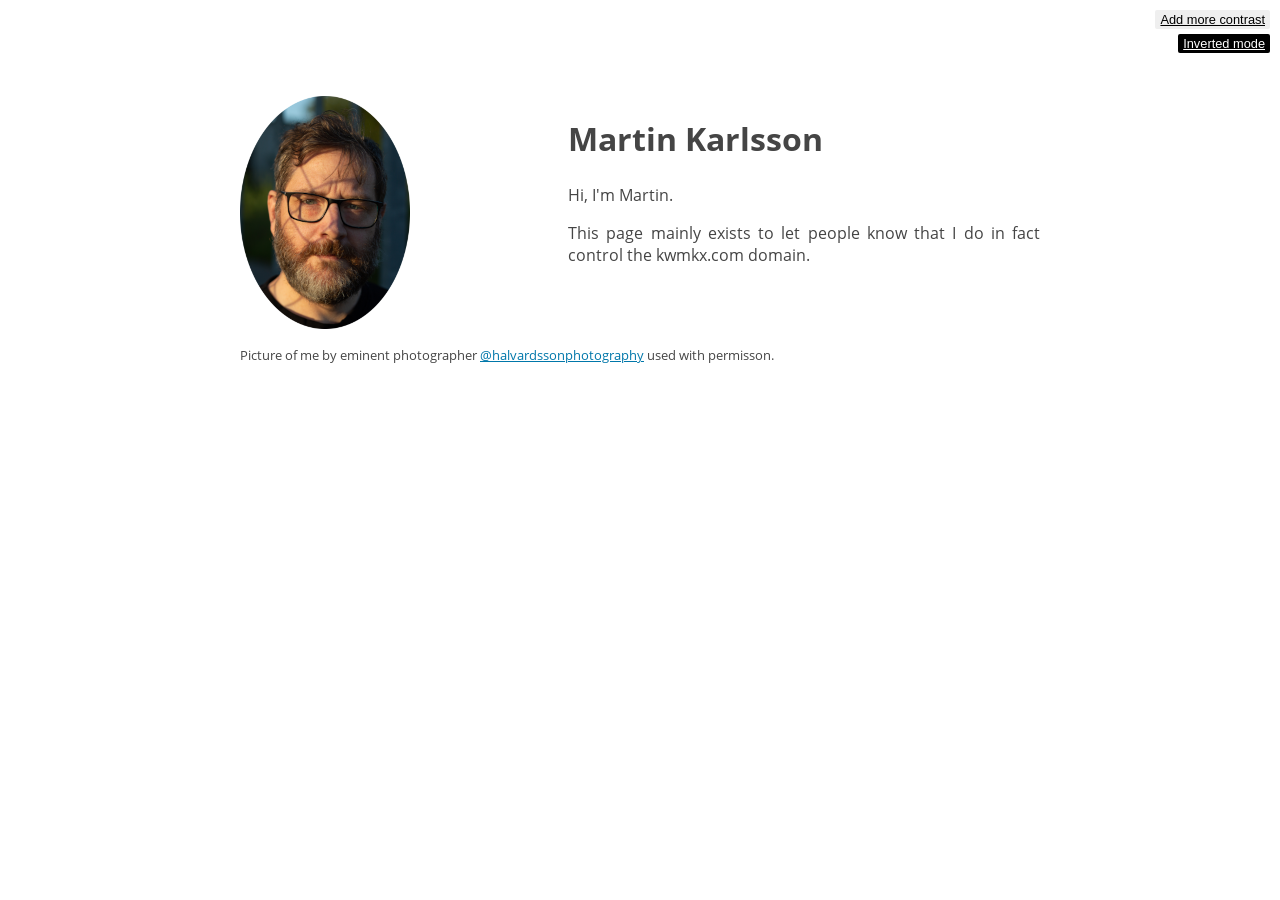
<file: index.html>
<!DOCTYPE html>
<!-- Based on https://github.com/denysvitali/thebestmotherfuckingwebsite by Denys Vitali and contributors.-->
<html lang="en">
  <head>
    <title>Martin Karlsson's Website</title>
    <meta charset="utf-8">
    <meta name="theme-color" content="#ffffff">
    <meta name="robots" content="noodp">
    <meta name="author" content="Martin Karlsson">
    <link rel="canonical" href="http://www.kwmkx.com">
    <meta name="viewport" content="width=device-width, initial-scale=1.0">
    <meta name="description" content="Martin Karlsson's Website">
    <link rel="stylesheet" type="text/css" href="/main.css">
    <link rel="stylesheet" type="text/css" href="/9ed671bb58cf213bf22a4821fb067e3d.css">
    <!-- Icons -->
    <link rel="apple-touch-icon" sizes="180x180" href="/static/apple-touch-icon.png">
    <link rel="icon" type="image/png" sizes="32x32" href="/static/favicon-32x32.png">
    <link rel="icon" type="image/png" sizes="16x16" href="/static/favicon-16x16.png">
    <link rel="manifest" href="/static/site.webmanifest">
  </head>
  <body>
    <div class="fancyPositioning">
      <div class="picture-left">
        <img id="martin-pic" src="/static/8d54ad2ac41c9d398b89633097e7b20f.png" title="Martin" alt="Martin looking at you, with unkempt hair and the sun in his face">
      </div>
      <div class="tcenter">
        <header>
          <h1>Martin Karlsson</h1>
        </header>
        <main>
          <p>Hi, I'm Martin.</p>
          <p>This page mainly exists to let people know that I do in fact control the kwmkx.com domain.</p>
        </main>
      </div>
    </div>
    <footer>
      <p class="smaller">Picture of me by <span class="colored" id="rbw">eminent</span> photographer <a href="https://www.instagram.com/halvardssonphotography/">@halvardssonphotography</a> used with permisson.</p>
    </footer>
    <script src="/main.js" type="text/javascript"></script>
    <script src="/js/jquery-3.5.1.min.js" type="text/javascript"></script>
  </body>
</html>
</file>
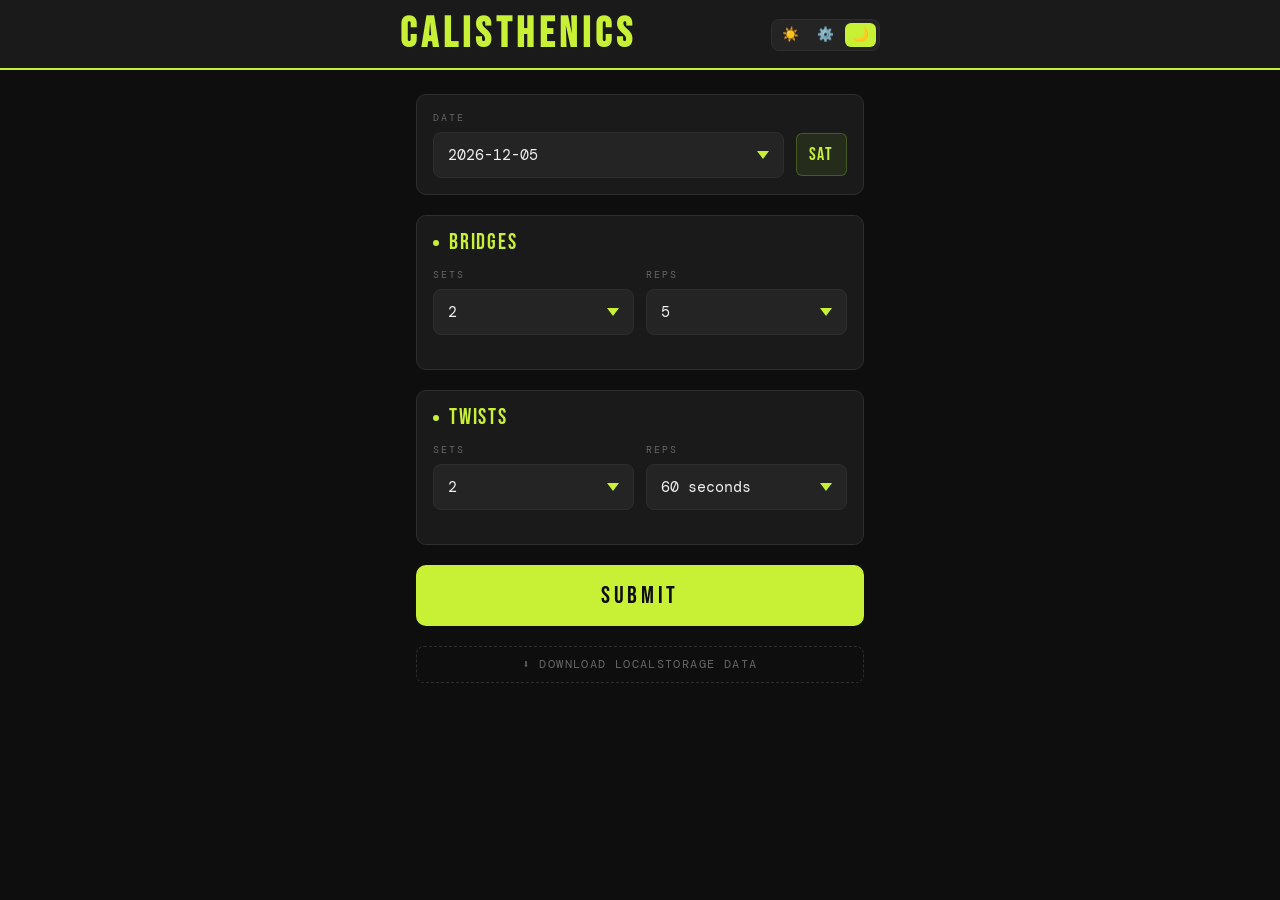
<file: calisthenics.html>
<!DOCTYPE html>
<html lang="en" data-theme="dark">
<head>
<meta charset="UTF-8">
<meta name="viewport" content="width=device-width, initial-scale=1.0, maximum-scale=1.0">
<title>Calisthenics</title>
<link href="https://fonts.googleapis.com/css2?family=Bebas+Neue&family=DM+Mono:wght@400;500&display=swap" rel="stylesheet">
<style>
  /* ── Theme tokens ───────────────────────────────────────────────────────── */

  :root {
    --radius: 10px;
  }

  /* Dark theme (default) */
  [data-theme="dark"] {
    --bg:           #0e0e0e;
    --surface:      #1a1a1a;
    --surface2:     #242424;
    --border:       #2e2e2e;
    --accent:       #c8f135;
    --accent-dim:   #a0c020;
    --accent-text:  #0e0e0e;
    --text:         #f0f0f0;
    --muted:        #666;
    --disabled-bg:  #151515;
    --disabled-text:#333;
    --disabled-border:#1e1e1e;
    --chevron:      %23c8f135;   /* URL-encoded accent for SVG */
    --chevron-off:  %23333;
    --sunday-color: #c0392b;
  }

  /* Light theme */
  [data-theme="light"] {
    --bg:           #f0f2ee;
    --surface:      #ffffff;
    --surface2:     #f5f7f2;
    --border:       #d8ddd0;
    --accent:       #4a7c1f;
    --accent-dim:   #3a6218;
    --accent-text:  #ffffff;
    --text:         #1a2210;
    --muted:        #7a8870;
    --disabled-bg:  #eceee9;
    --disabled-text:#b0b8a8;
    --disabled-border:#dde0d8;
    --chevron:      %234a7c1f;
    --chevron-off:  %23b0b8a8;
    --sunday-color: #b83030;
  }

  /* ── Reset & base ───────────────────────────────────────────────────────── */

  * { box-sizing: border-box; margin: 0; padding: 0; }

  body {
    background: var(--bg);
    color: var(--text);
    font-family: 'DM Mono', monospace;
    min-height: 100vh;
    display: flex;
    flex-direction: column;
    align-items: center;
    padding: 0 0 40px 0;
    transition: background 0.2s, color 0.2s;
  }

  /* ── Header ─────────────────────────────────────────────────────────────── */

  header {
    width: 100%;
    background: var(--surface);
    border-bottom: 2px solid var(--accent);
    padding: 14px 16px 12px;
    position: sticky;
    top: 0;
    z-index: 10;
    transition: background 0.2s, border-color 0.2s;
  }

  .header-inner {
    display: flex;
    align-items: center;
    justify-content: space-between;
    max-width: 480px;
    margin: 0 auto;
  }

  h1 {
    font-family: 'Bebas Neue', sans-serif;
    font-size: 2.6rem;
    letter-spacing: 0.12em;
    color: var(--accent);
    line-height: 1;
  }

  /* ── Theme switcher ─────────────────────────────────────────────────────── */

  .theme-switcher {
    display: flex;
    gap: 4px;
    background: var(--surface2);
    border: 1px solid var(--border);
    border-radius: 8px;
    padding: 3px;
  }

  .theme-btn {
    background: none;
    border: none;
    border-radius: 6px;
    padding: 5px 7px;
    cursor: pointer;
    font-size: 0.85rem;
    color: var(--muted);
    transition: background 0.15s, color 0.15s;
    line-height: 1;
    -webkit-tap-highlight-color: transparent;
  }

  .theme-btn[aria-pressed="true"] {
    background: var(--accent);
    color: var(--accent-text);
  }

  /* ── Container ──────────────────────────────────────────────────────────── */

  .container {
    width: 100%;
    max-width: 480px;
    padding: 24px 16px;
    display: flex;
    flex-direction: column;
    gap: 20px;
  }

  /* ── Cards ──────────────────────────────────────────────────────────────── */

  .card {
    background: var(--surface);
    border: 1px solid var(--border);
    border-radius: var(--radius);
    padding: 16px;
    transition: background 0.2s, border-color 0.2s;
  }

  .field-label {
    font-size: 0.65rem;
    letter-spacing: 0.18em;
    text-transform: uppercase;
    color: var(--muted);
    margin-bottom: 8px;
    display: block;
  }

  /* ── Selects ────────────────────────────────────────────────────────────── */

  select {
    width: 100%;
    background: var(--surface2);
    color: var(--text);
    border: 1px solid var(--border);
    border-radius: 8px;
    padding: 12px 14px;
    font-family: 'DM Mono', monospace;
    font-size: 0.95rem;
    appearance: none;
    -webkit-appearance: none;
    background-repeat: no-repeat;
    background-position: right 14px center;
    cursor: pointer;
    transition: border-color 0.15s, background-color 0.15s;
  }

  /* Chevron colour is set inline via JS since CSS vars can't go inside data-URIs */
  select:focus {
    outline: none;
    border-color: var(--accent);
  }

  select:disabled {
    background-color: var(--disabled-bg);
    color: var(--disabled-text);
    border-color: var(--disabled-border);
    cursor: not-allowed;
  }

  /* ── Exercise cards ─────────────────────────────────────────────────────── */

  .sets-reps-row {
    display: grid;
    grid-template-columns: 1fr 1fr;
    gap: 12px;
  }

  .exercise-header {
    display: flex;
    align-items: center;
    gap: 10px;
    margin-bottom: 14px;
  }

  .exercise-name {
    font-family: 'Bebas Neue', sans-serif;
    font-size: 1.4rem;
    letter-spacing: 0.08em;
    color: var(--accent);
    line-height: 1;
  }

  .exercise-name.disabled { color: var(--disabled-text); }

  .exercise-dot {
    width: 6px;
    height: 6px;
    background: var(--accent);
    border-radius: 50%;
    flex-shrink: 0;
  }

  .exercise-dot.disabled { background: var(--disabled-text); }

  /* ── Sunday notice ──────────────────────────────────────────────────────── */

  .sunday-notice {
    text-align: center;
    padding: 10px 0 4px;
    font-size: 0.75rem;
    color: var(--sunday-color);
    letter-spacing: 0.1em;
    text-transform: uppercase;
    display: none;
  }

  .sunday-notice.visible { display: block; }

  /* ── Submit button ──────────────────────────────────────────────────────── */

  button#submit-btn {
    width: 100%;
    padding: 16px;
    background: var(--accent);
    color: var(--accent-text);
    border: none;
    border-radius: var(--radius);
    font-family: 'Bebas Neue', sans-serif;
    font-size: 1.5rem;
    letter-spacing: 0.15em;
    cursor: pointer;
    transition: background 0.15s, transform 0.1s;
    -webkit-tap-highlight-color: transparent;
  }

  button#submit-btn:active {
    background: var(--accent-dim);
    transform: scale(0.98);
  }

  button#submit-btn:disabled {
    background: var(--disabled-bg);
    color: var(--disabled-text);
    cursor: not-allowed;
    transform: none;
  }

  /* ── Toast ──────────────────────────────────────────────────────────────── */

  .toast {
    position: fixed;
    bottom: 24px;
    left: 50%;
    transform: translateX(-50%) translateY(80px);
    background: var(--accent);
    color: var(--accent-text);
    padding: 10px 22px;
    border-radius: 100px;
    font-size: 0.8rem;
    font-weight: 500;
    letter-spacing: 0.06em;
    transition: transform 0.3s cubic-bezier(0.34, 1.56, 0.64, 1);
    z-index: 100;
    white-space: nowrap;
  }

  .toast.show { transform: translateX(-50%) translateY(0); }

  /* ── Download link ──────────────────────────────────────────────────────── */

  .download-link {
    display: block;
    text-align: center;
    color: var(--muted);
    font-size: 0.72rem;
    letter-spacing: 0.12em;
    text-transform: uppercase;
    text-decoration: none;
    padding: 10px;
    border: 1px dashed var(--border);
    border-radius: 8px;
    transition: color 0.15s, border-color 0.15s;
    cursor: pointer;
  }

  .download-link:hover, .download-link:active {
    color: var(--accent);
    border-color: var(--accent);
  }

  /* ── Date row ───────────────────────────────────────────────────────────── */

  .date-card {
    display: flex;
    align-items: center;
    gap: 12px;
  }

  .date-card select { flex: 1; }

  .day-badge {
    font-family: 'Bebas Neue', sans-serif;
    font-size: 1.1rem;
    letter-spacing: 0.1em;
    color: var(--accent);
    background: rgba(128,180,50, 0.12);
    border: 1px solid rgba(128,180,50, 0.35);
    border-radius: 6px;
    padding: 10px 12px;
    min-width: 50px;
    text-align: center;
    flex-shrink: 0;
  }

  .day-badge.sunday {
    color: var(--sunday-color);
    background: rgba(192,57,43, 0.1);
    border-color: rgba(192,57,43, 0.3);
  }

  /* ── Pre-fill hint ──────────────────────────────────────────────────────── */

  .prefill-hint {
    font-size: 0.65rem;
    color: var(--accent-dim);
    letter-spacing: 0.08em;
    text-align: right;
    margin-top: 4px;
    min-height: 14px;
  }
</style>
</head>
<body>

<header>
  <div class="header-inner">
    <h1>Calisthenics</h1>
    <div class="theme-switcher" role="group" aria-label="Color theme">
      <button class="theme-btn" id="theme-btn-light"  aria-pressed="false" title="Light mode">☀️</button>
      <button class="theme-btn" id="theme-btn-system" aria-pressed="false" title="Follow system">⚙️</button>
      <button class="theme-btn" id="theme-btn-dark"   aria-pressed="true"  title="Dark mode">🌙</button>
    </div>
  </div>
</header>

<div class="container">

  <!-- Date -->
  <div class="card">
    <span class="field-label">Date</span>
    <div class="date-card">
      <select id="sel-date" aria-label="Date"></select>
      <div class="day-badge" id="day-badge">MON</div>
    </div>
  </div>

  <div class="sunday-notice" id="sunday-notice">⛔ Rest day — no logging on Sundays</div>

  <!-- Exercise 1: sets + reps -->
  <div class="card" id="card-exercise1">
    <div class="exercise-header">
      <div class="exercise-dot" id="dot-exercise1"></div>
      <span class="exercise-name" id="name-exercise1">Pushups</span>
    </div>
    <div class="sets-reps-row">
      <div>
        <span class="field-label">Sets</span>
        <select id="sel-sets1" aria-label="Sets exercise 1"></select>
      </div>
      <div>
        <span class="field-label">Reps</span>
        <select id="sel-reps1" aria-label="Reps exercise 1"></select>
      </div>
    </div>
    <div class="prefill-hint" id="hint-exercise1"></div>
  </div>

  <!-- Exercise 2: sets + reps -->
  <div class="card" id="card-exercise2">
    <div class="exercise-header">
      <div class="exercise-dot" id="dot-exercise2"></div>
      <span class="exercise-name" id="name-exercise2">Leg Raises</span>
    </div>
    <div class="sets-reps-row">
      <div>
        <span class="field-label">Sets</span>
        <select id="sel-sets2" aria-label="Sets exercise 2"></select>
      </div>
      <div>
        <span class="field-label">Reps</span>
        <select id="sel-reps2" aria-label="Reps exercise 2"></select>
      </div>
    </div>
    <div class="prefill-hint" id="hint-exercise2"></div>
  </div>

  <button id="submit-btn">Submit</button>

  <a class="download-link" id="download-link">⬇ Download localStorage data</a>

</div>

<div class="toast" id="toast">Saved!</div>

<script>
  // ── Theme ─────────────────────────────────────────────────────────────────

  const THEME_KEY = 'calisthenics_theme';
  const htmlEl    = document.documentElement;

  const themeBtns = {
    light:  document.getElementById('theme-btn-light'),
    system: document.getElementById('theme-btn-system'),
    dark:   document.getElementById('theme-btn-dark'),
  };

  const systemDark = window.matchMedia('(prefers-color-scheme: dark)');

  function resolveTheme(preference) {
    if (preference === 'system') return systemDark.matches ? 'dark' : 'light';
    return preference;
  }

  function applyTheme(preference) {
    const resolved = resolveTheme(preference);
    htmlEl.setAttribute('data-theme', resolved);
    // Update chevron SVGs on all selects to match accent colour
    updateSelectChevrons(resolved);
    // Update button pressed states
    Object.entries(themeBtns).forEach(([key, btn]) => {
      btn.setAttribute('aria-pressed', key === preference ? 'true' : 'false');
    });
    localStorage.setItem(THEME_KEY, preference);
  }

  // Chevron SVGs — injected as background-image so they can react to theme
  const CHEVRONS = {
    dark: {
      normal:   "url(\"data:image/svg+xml,%3Csvg xmlns='http://www.w3.org/2000/svg' width='12' height='8' viewBox='0 0 12 8'%3E%3Cpath fill='%23c8f135' d='M6 8L0 0h12z'/%3E%3C/svg%3E\")",
      disabled: "url(\"data:image/svg+xml,%3Csvg xmlns='http://www.w3.org/2000/svg' width='12' height='8' viewBox='0 0 12 8'%3E%3Cpath fill='%23333' d='M6 8L0 0h12z'/%3E%3C/svg%3E\")",
    },
    light: {
      normal:   "url(\"data:image/svg+xml,%3Csvg xmlns='http://www.w3.org/2000/svg' width='12' height='8' viewBox='0 0 12 8'%3E%3Cpath fill='%234a7c1f' d='M6 8L0 0h12z'/%3E%3C/svg%3E\")",
      disabled: "url(\"data:image/svg+xml,%3Csvg xmlns='http://www.w3.org/2000/svg' width='12' height='8' viewBox='0 0 12 8'%3E%3Cpath fill='%23b0b8a8' d='M6 8L0 0h12z'/%3E%3C/svg%3E\")",
    },
  };

  function updateSelectChevrons(resolvedTheme) {
    const ch = CHEVRONS[resolvedTheme] || CHEVRONS.dark;
    // Inject a dynamic style block
    let styleTag = document.getElementById('dynamic-chevron-style');
    if (!styleTag) {
      styleTag = document.createElement('style');
      styleTag.id = 'dynamic-chevron-style';
      document.head.appendChild(styleTag);
    }
    styleTag.textContent = `
      select { background-image: ${ch.normal}; }
      select:disabled { background-image: ${ch.disabled}; }
    `;
  }

  // Listen for OS-level changes when in "system" mode
  systemDark.addEventListener('change', () => {
    const pref = localStorage.getItem(THEME_KEY) || 'dark';
    if (pref === 'system') applyTheme('system');
  });

  Object.entries(themeBtns).forEach(([key, btn]) => {
    btn.addEventListener('click', () => applyTheme(key));
  });

  // Initialise from saved preference (default: dark)
  applyTheme(localStorage.getItem(THEME_KEY) || 'dark');

  // ── Helpers ───────────────────────────────────────────────────────────────

  function padZ(n) { return String(n).padStart(2, '0'); }

  function toYMD(date) {
    return `${date.getFullYear()}-${padZ(date.getMonth()+1)}-${padZ(date.getDate())}`;
  }

  function parseLocal(ymd) {
    const [y, m, d] = ymd.split('-').map(Number);
    return new Date(y, m - 1, d);
  }

  const DAY_NAMES = ['SUN','MON','TUE','WED','THU','FRI','SAT'];

  const EXERCISES = {
    0: null,
    1: ['Pushups',   'Leg Raises'],
    2: ['Pullups',   'Squats'],
    3: ['Bridges',   'Twists'],
    4: ['Pushups',   'Leg Raises'],
    5: ['Pullups',   'Squats'],
    6: ['Bridges',   'Twists'],
  };

  const TIMED_EXERCISES = new Set(['Twists']);
  const STANDARD_REPS   = [5,10,15,20,25,30,35,40,45,50];

  // ── Build date options (±7 days) ─────────────────────────────────────────

  const selDate  = document.getElementById('sel-date');
  const today    = new Date();
  today.setHours(0,0,0,0);
  const todayYMD = toYMD(today);

  for (let i = -7; i <= 7; i++) {
    const d = new Date(today);
    d.setDate(today.getDate() + i);
    const ymd = toYMD(d);
    const opt = document.createElement('option');
    opt.value = ymd;
    opt.textContent = ymd;
    if (ymd === todayYMD) opt.selected = true;
    selDate.appendChild(opt);
  }

  // ── UI refs ───────────────────────────────────────────────────────────────

  const dayBadge     = document.getElementById('day-badge');
  const sundayNotice = document.getElementById('sunday-notice');
  const nameEx1      = document.getElementById('name-exercise1');
  const nameEx2      = document.getElementById('name-exercise2');
  const dotEx1       = document.getElementById('dot-exercise1');
  const dotEx2       = document.getElementById('dot-exercise2');
  const hintEx1      = document.getElementById('hint-exercise1');
  const hintEx2      = document.getElementById('hint-exercise2');
  const selSets1     = document.getElementById('sel-sets1');
  const selReps1     = document.getElementById('sel-reps1');
  const selSets2     = document.getElementById('sel-sets2');
  const selReps2     = document.getElementById('sel-reps2');
  const submitBtn    = document.getElementById('submit-btn');

  // ── Option builders ───────────────────────────────────────────────────────

  function buildSetsOptions(sel) {
    sel.innerHTML = '';
    [2, 3].forEach(v => {
      const o = document.createElement('option');
      o.value = v; o.textContent = v;
      sel.appendChild(o);
    });
  }

  function buildRepsOptions(sel, exerciseName) {
    sel.innerHTML = '';
    if (TIMED_EXERCISES.has(exerciseName)) {
      const o = document.createElement('option');
      o.value = '60 seconds'; o.textContent = '60 seconds';
      sel.appendChild(o);
    } else {
      STANDARD_REPS.forEach(v => {
        const o = document.createElement('option');
        o.value = v; o.textContent = v;
        sel.appendChild(o);
      });
    }
  }

  function setSelectValue(sel, val) {
    const strVal = String(val);
    const match  = Array.from(sel.options).find(o => o.value === strVal);
    if (match) sel.value = match.value;
  }

  // ── Core update ───────────────────────────────────────────────────────────

  function updateUI() {
    const ymd   = selDate.value;
    const date  = parseLocal(ymd);
    const dow   = date.getDay();
    const isSun = dow === 0;

    dayBadge.textContent = DAY_NAMES[dow];
    dayBadge.className   = 'day-badge' + (isSun ? ' sunday' : '');
    sundayNotice.classList.toggle('visible', isSun);

    const exPair = EXERCISES[dow];
    const ex1 = isSun ? '—' : exPair[0];
    const ex2 = isSun ? '—' : exPair[1];
    nameEx1.textContent = ex1;
    nameEx2.textContent = ex2;
    nameEx1.className   = 'exercise-name' + (isSun ? ' disabled' : '');
    nameEx2.className   = 'exercise-name' + (isSun ? ' disabled' : '');
    dotEx1.className    = 'exercise-dot'  + (isSun ? ' disabled' : '');
    dotEx2.className    = 'exercise-dot'  + (isSun ? ' disabled' : '');

    buildSetsOptions(selSets1);
    buildSetsOptions(selSets2);
    buildRepsOptions(selReps1, isSun ? '' : ex1);
    buildRepsOptions(selReps2, isSun ? '' : ex2);

    [selSets1, selReps1, selSets2, selReps2].forEach(s => s.disabled = isSun);
    submitBtn.disabled = isSun;

    hintEx1.textContent = '';
    hintEx2.textContent = '';
    if (!isSun) {
      const storedToday = loadForDate(ymd);
      // Prefer an entry saved on this exact date; otherwise fall back to the
      // most recent entry ever logged for that exercise.
      const e1today = storedToday.find(r => r.exercise === ex1);
      const e2today = storedToday.find(r => r.exercise === ex2);
      const e1data  = e1today || lastEntryFor(ex1);
      const e2data  = e2today || lastEntryFor(ex2);
      if (e1data) {
        setSelectValue(selSets1, e1data.sets);
        setSelectValue(selReps1, e1data.reps);
        hintEx1.textContent = e1today
          ? `\u21a9 last saved: ${e1data.sets} \xd7 ${e1data.reps}`
          : `\u21a9 last session (${e1data.date}): ${e1data.sets} \xd7 ${e1data.reps}`;
      }
      if (e2data) {
        setSelectValue(selSets2, e2data.sets);
        setSelectValue(selReps2, e2data.reps);
        hintEx2.textContent = e2today
          ? `\u21a9 last saved: ${e2data.sets} \xd7 ${e2data.reps}`
          : `\u21a9 last session (${e2data.date}): ${e2data.sets} \xd7 ${e2data.reps}`;
      }
    }
  }

  // ── localStorage ─────────────────────────────────────────────────────────

  const LS_KEY = 'calisthenics_workout_log';

  function loadAll() {
    try { return JSON.parse(localStorage.getItem(LS_KEY)) || []; }
    catch { return []; }
  }

  function loadForDate(ymd) {
    return loadAll().filter(r => r.date === ymd);
  }

  // Returns the most recent logged entry for a given exercise name, or null.
  function lastEntryFor(exerciseName) {
    const all = loadAll().filter(r => r.exercise === exerciseName);
    if (!all.length) return null;
    // Entries are appended chronologically; the last one is the most recent.
    return all[all.length - 1];
  }

  function saveEntry(ymd, exercise, sets, reps) {
    const all = loadAll();
    all.push({ date: ymd, exercise, sets, reps, ts: new Date().toISOString() });
    localStorage.setItem(LS_KEY, JSON.stringify(all));
  }

  // ── Submit ────────────────────────────────────────────────────────────────

  submitBtn.addEventListener('click', () => {
    const ymd = selDate.value;
    const dow = parseLocal(ymd).getDay();
    if (dow === 0) return;

    const [ex1, ex2] = EXERCISES[dow];
    saveEntry(ymd, ex1, Number(selSets1.value), selReps1.value);
    saveEntry(ymd, ex2, Number(selSets2.value), selReps2.value);

    hintEx1.textContent = `↩ last saved: ${selSets1.value} × ${selReps1.value}`;
    hintEx2.textContent = `↩ last saved: ${selSets2.value} × ${selReps2.value}`;

    showToast(`Saved ${ex1} & ${ex2}`);
  });

  // ── Download ──────────────────────────────────────────────────────────────

  document.getElementById('download-link').addEventListener('click', e => {
    e.preventDefault();
    const data = localStorage.getItem(LS_KEY) || '[]';
    const blob = new Blob([data], { type: 'application/json' });
    const url  = URL.createObjectURL(blob);
    const a    = document.createElement('a');
    a.href     = url;
    a.download = `calisthenics-log-${todayYMD}.json`;
    a.click();
    URL.revokeObjectURL(url);
  });

  // ── Toast ─────────────────────────────────────────────────────────────────

  let toastTimer;
  function showToast(msg) {
    const t = document.getElementById('toast');
    t.textContent = msg;
    t.classList.add('show');
    clearTimeout(toastTimer);
    toastTimer = setTimeout(() => t.classList.remove('show'), 2200);
  }

  // ── Init ─────────────────────────────────────────────────────────────────

  selDate.addEventListener('change', updateUI);
  updateUI();
</script>
</body>
</html>
</file>
<file: main.css>
body{font-family:Open Sans,Arial;color:#454545;font-size:16px;margin:2em auto;max-width:800px;padding:1em;line-height:1.4;text-align:justify}html.contrast body{color:#050505}html.contrast blockquote{color:#11151a}html.contrast blockquote:before{color:#262626}html.contrast a{color:#03f}html.contrast a:visited{color:#7d013e}html.contrast span.wr{color:#800}html.contrast span.mfw{color:#4d0000}@media screen and (prefers-color-scheme:light){html.inverted{background-color:#000}html.inverted body{color:#d9d9d9}html.inverted #contrast,html.inverted #invmode{color:#fff;background-color:#000}html.inverted blockquote{color:#d3c9be}html.inverted blockquote:before{color:#b8b8b8}html.inverted a{color:#00a2e7}html.inverted a:visited{color:#ca1a70}html.inverted span.wr{color:#d24637}html.inverted span.mfw{color:#b00000}html.inverted.contrast{background-color:#000}html.inverted.contrast body{color:#fff}html.inverted.contrast #contrast,html.inverted.contrast #invmode{color:#fff;background-color:#000}html.inverted.contrast blockquote{color:#f8f6f5}html.inverted.contrast blockquote:before{color:#e5e5e5}html.inverted.contrast a{color:#44c7ff}html.inverted.contrast a:visited{color:#e9579e}html.inverted.contrast span.wr{color:#db695d}html.inverted.contrast span.mfw{color:#ff0d0d}}@media (prefers-color-scheme:dark){html:not(.inverted){background-color:#000}html:not(.inverted) body{color:#d9d9d9}html:not(.inverted) #contrast,html:not(.inverted) #invmode{color:#fff;background-color:#000}html:not(.inverted) blockquote{color:#d3c9be}html:not(.inverted) blockquote:before{color:#b8b8b8}html:not(.inverted) a{color:#00a2e7}html:not(.inverted) a:visited{color:#ca1a70}html:not(.inverted) span.wr{color:#d24637}html:not(.inverted) span.mfw{color:#b00000}html:not(.inverted).contrast{background-color:#000}html:not(.inverted).contrast body{color:#fff}html:not(.inverted).contrast #contrast,html:not(.inverted).contrast #invmode{color:#fff;background-color:#000}html:not(.inverted).contrast blockquote{color:#f8f6f5}html:not(.inverted).contrast blockquote:before{color:#e5e5e5}html:not(.inverted).contrast a{color:#44c7ff}html:not(.inverted).contrast a:visited{color:#e9579e}html:not(.inverted).contrast span.wr{color:#db695d}html:not(.inverted).contrast span.mfw{color:#ff0d0d}html.inverted html{background-color:#fefefe}}a{color:#07a}a:visited{color:#941352}.noselect{-webkit-touch-callout:none;-webkit-user-select:none;-khtml-user-select:none;-moz-user-select:none;-ms-user-select:none;user-select:none}span.citneed{vertical-align:top;font-size:.7em;padding-left:.3em}small{font-size:.4em}p.st{margin-top:-1em}div.fancyPositioning div.tcenter{float:center;overflow:hidden;margin-top:3em}div.fancyPositioning div.picture-left{float:left;width:40%;overflow:hidden;margin-right:.5em}div.fancyPositioning div.picture-left figure{margin:10px}div.fancyPositioning div.picture-left figure figcaption{font-size:.7em}div.fancyPositioning div.tleft{float:left;width:55%}div.fancyPositioning div.tleft p:first-child{margin-top:0}div.fancyPositioning:after{display:block;content:"";clear:both}ul li img{height:1em}blockquote{color:#456;margin-left:0;margin-top:2em;margin-bottom:2em}blockquote span{float:left;margin-left:1rem;padding-top:1rem}blockquote author{display:block;clear:both;font-size:.8em;margin-left:2.4rem;font-style:oblique}blockquote author:before{content:"- ";margin-right:1em}blockquote:before{font-family:Times New Roman,Times,Arial;color:#666;content:open-quote;font-size:2.2em;font-weight:600;float:left;margin-top:0;margin-right:.2rem;width:1.2rem}blockquote:after{content:"";display:block;clear:both}@media screen and (max-width:500px){body{text-align:left}div.fancyPositioning div.picture-left,div.fancyPositioning div.tleft{float:none;width:inherit}blockquote span{width:80%}blockquote author{padding-top:1em;width:80%;margin-left:15%}blockquote author:before{content:"";margin-right:inherit}}span.visited{color:#941352}span.visited-maroon{color:#85144b}span.wr{color:#c0392b;font-weight:600}button.cont-inv,span.wr{text-decoration:underline}button.cont-inv{cursor:pointer;border-radius:2px;position:fixed;right:10px;font-size:.8em;border:0;padding:2px 5px}#contrast{color:#000;top:10px}#contrast,#invmode{-webkit-touch-callout:none;-webkit-user-select:none;-khtml-user-select:none;-moz-user-select:none;-ms-user-select:none;user-select:none}#invmode{color:#fff;background-color:#000;position:fixed;top:34px;text-decoration:underline}@media screen and (max-width:1080px){#contrast,#invmode{position:absolute}}span.sb{color:#00e}span.sb,span.sv{cursor:not-allowed}span.sv{color:#551a8b}span.foufoufou{color:#444;font-weight:700}span.foufoufou:before{content:"";display:inline-block;width:1em;height:1em;margin-left:.2em;margin-right:.2em;background-color:#444}span.foufivfoufivfoufiv{color:#454545;font-weight:700}span.foufivfoufivfoufiv:before{content:"";display:inline-block;width:1em;height:1em;margin-left:.2em;margin-right:.2em;background-color:#454545}span.mfw{color:#730000}a.kopimi,a.kopimi img.kopimi{display:block;margin-left:auto;margin-right:auto}a.kopimi img.kopimi{height:2em}p.fakepre{font-family:monospace;font-size:.9em}#martin-pic{width:170px;height:auto}.smaller{font-size:.8em}
</file>
<file: 9ed671bb58cf213bf22a4821fb067e3d.css>
@font-face{font-family:Open Sans;font-style:normal;font-display:swap;font-weight:300;src:local("Open Sans Light "),local("Open Sans-Light"),url(/static/24f7b0944e9e03a905f9d7701573b2cd.woff2) format("woff2"),url(/static/a7622f60c56ddd5301549a786b54e6e6.woff) format("woff")}@font-face{font-family:Open Sans;font-style:italic;font-display:swap;font-weight:300;src:local("Open Sans Light italic"),local("Open Sans-Lightitalic"),url(/static/6725c3fb1f3abd7ebdcb2d244758f706.woff2) format("woff2"),url(/static/793b1237017aeacd646fb80911425566.woff) format("woff")}@font-face{font-family:Open Sans;font-style:normal;font-display:swap;font-weight:400;src:local("Open Sans Regular "),local("Open Sans-Regular"),url(/static/33543c5cc5d88f5695dd08c87d280dfd.woff2) format("woff2"),url(/static/de0869e324680c99efa1250515b4b41c.woff) format("woff")}@font-face{font-family:Open Sans;font-style:italic;font-display:swap;font-weight:400;src:local("Open Sans Regular italic"),local("Open Sans-Regularitalic"),url(/static/b61a9055d92ac56c15cacf4271d4f072.woff2) format("woff2"),url(/static/06b4bfda4e139eaf3ab9872a6d66f42f.woff) format("woff")}@font-face{font-family:Open Sans;font-style:normal;font-display:swap;font-weight:600;src:local("Open Sans SemiBold "),local("Open Sans-SemiBold"),url(/static/819af3d3abdc9f135d49b80a91e2ff4c.woff2) format("woff2"),url(/static/449d681cd6006390e1bee3c3a660430b.woff) format("woff")}@font-face{font-family:Open Sans;font-style:italic;font-display:swap;font-weight:600;src:local("Open Sans SemiBold italic"),local("Open Sans-SemiBolditalic"),url(/static/ebdfa24cb411ba3016abd1c3ea5746e5.woff2) format("woff2"),url(/static/56e5756b696615d6164a625e1bcb1a9e.woff) format("woff")}@font-face{font-family:Open Sans;font-style:normal;font-display:swap;font-weight:700;src:local("Open Sans Bold "),local("Open Sans-Bold"),url(/static/0edb76284a7a0f8db4665b560ee2b48f.woff2) format("woff2"),url(/static/1f85e92d8ff443980bc0f83ad7b23b60.woff) format("woff")}@font-face{font-family:Open Sans;font-style:italic;font-display:swap;font-weight:700;src:local("Open Sans Bold italic"),local("Open Sans-Bolditalic"),url(/static/a49393f2171a2f4d6927ce6c14f73dbc.woff2) format("woff2"),url(/static/bf72679ca22e53320beaea090e8bb07d.woff) format("woff")}@font-face{font-family:Open Sans;font-style:normal;font-display:swap;font-weight:800;src:local("Open Sans ExtraBold "),local("Open Sans-ExtraBold"),url(/static/ab3e500e7375695d702cff19513e4470.woff2) format("woff2"),url(/static/05ebdbe10796850f045fcd484f35788d.woff) format("woff")}@font-face{font-family:Open Sans;font-style:italic;font-display:swap;font-weight:800;src:local("Open Sans ExtraBold italic"),local("Open Sans-ExtraBolditalic"),url(/static/c62c3eea77cf3fca51494e8c924adf4d.woff2) format("woff2"),url(/static/92da6f116d973bd334cf9b3afdb29c4f.woff) format("woff")}
</file>
